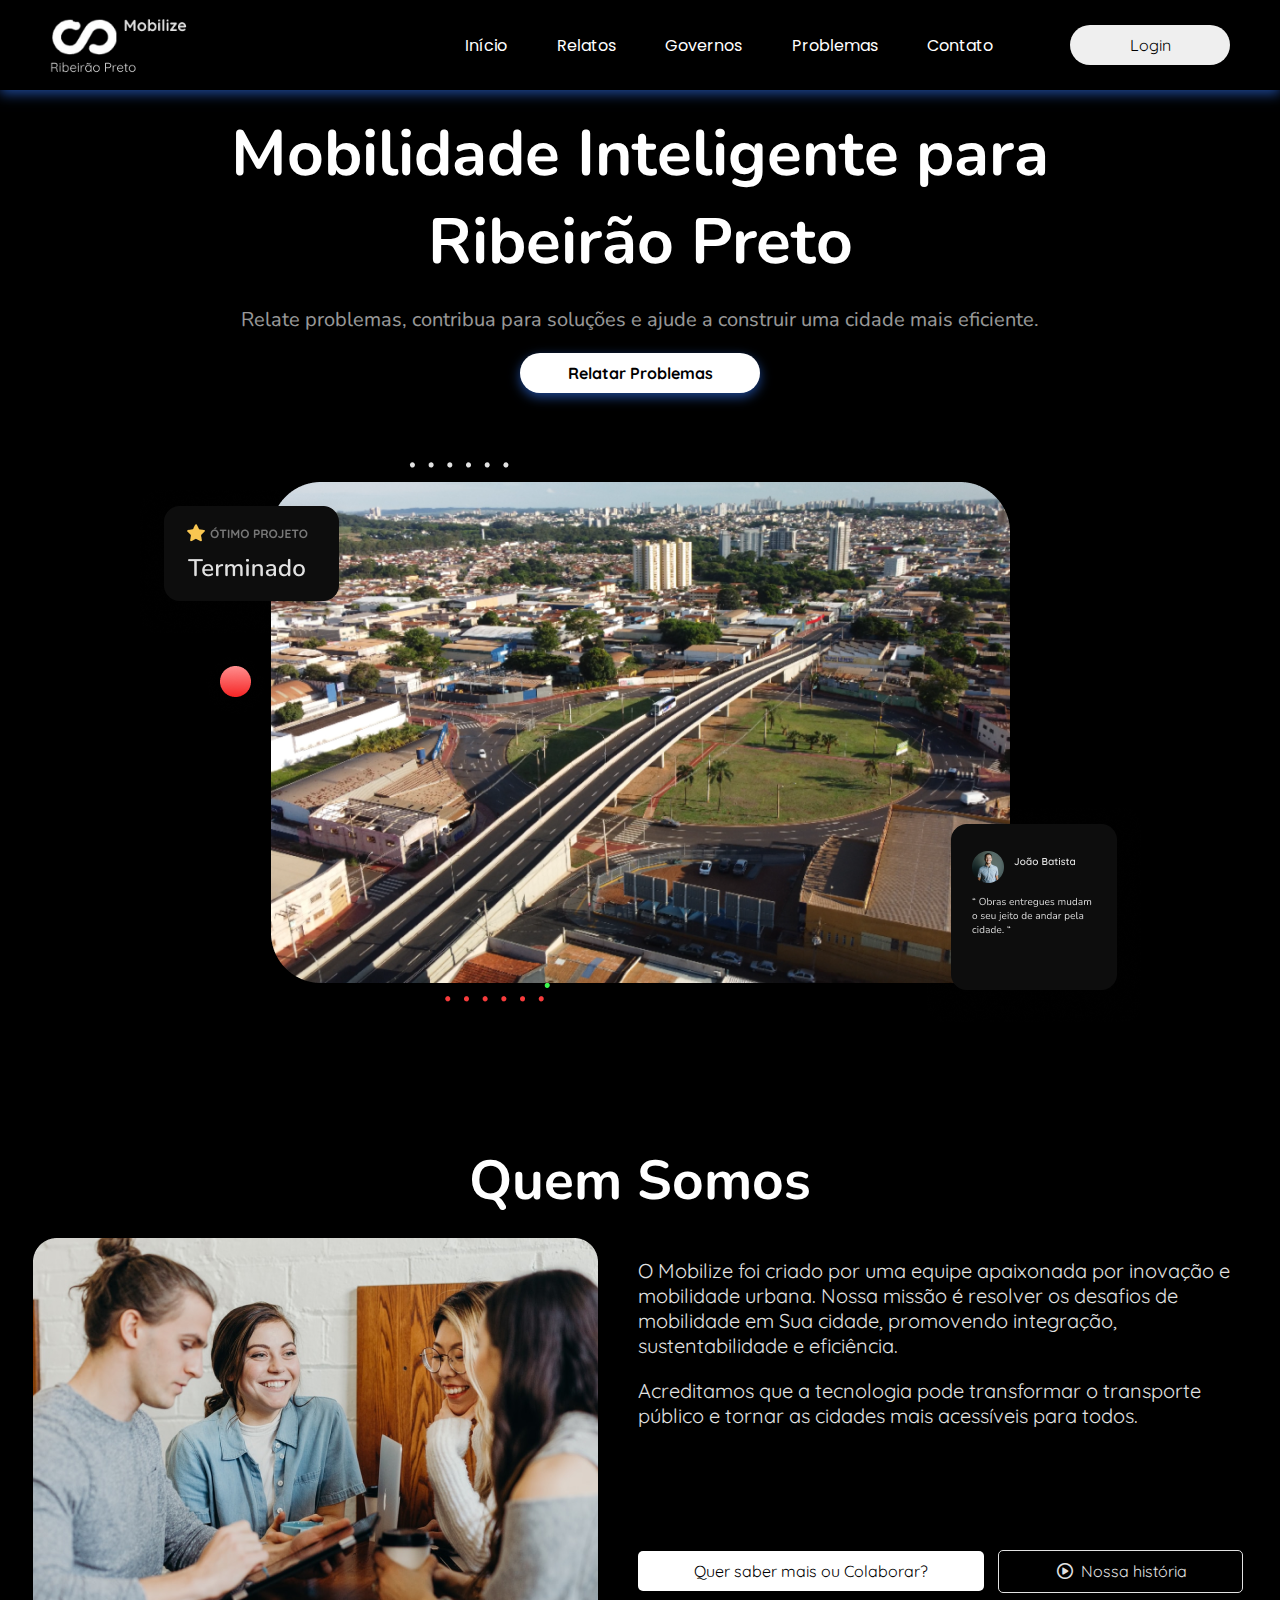
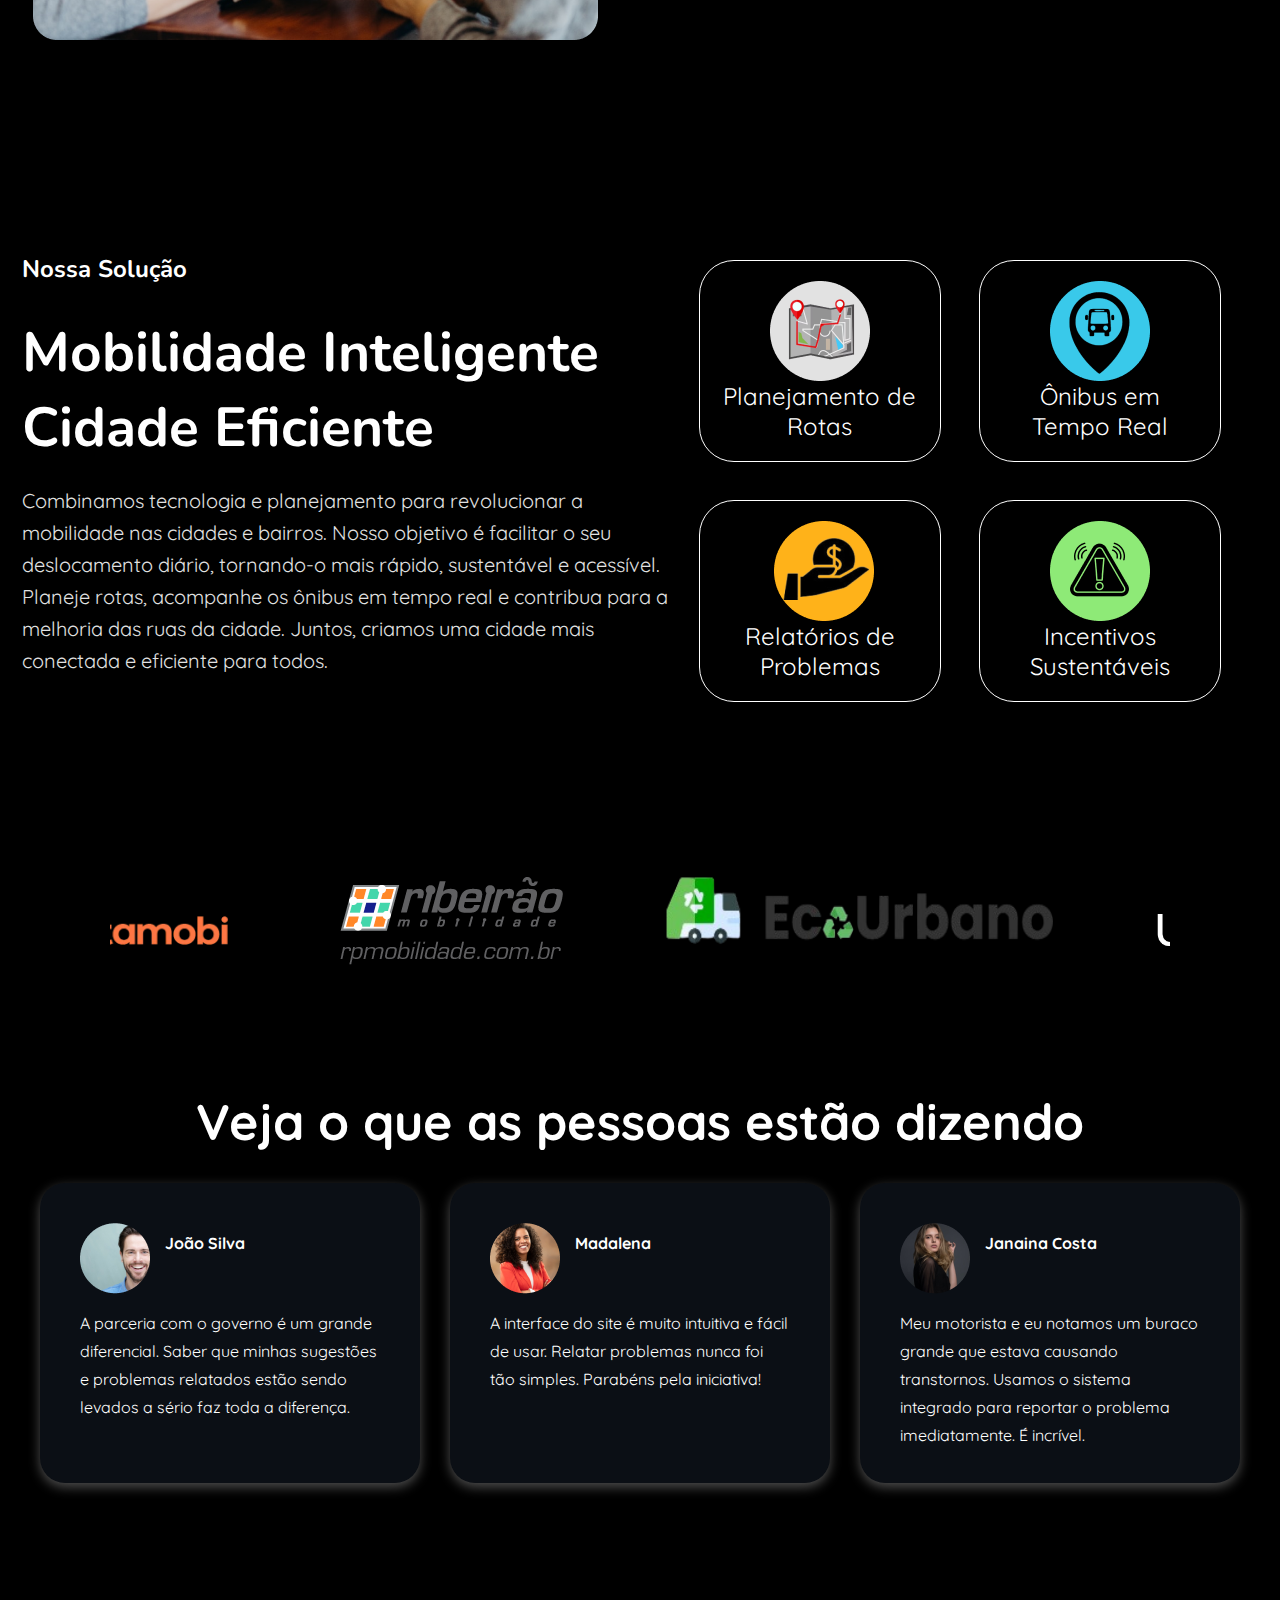
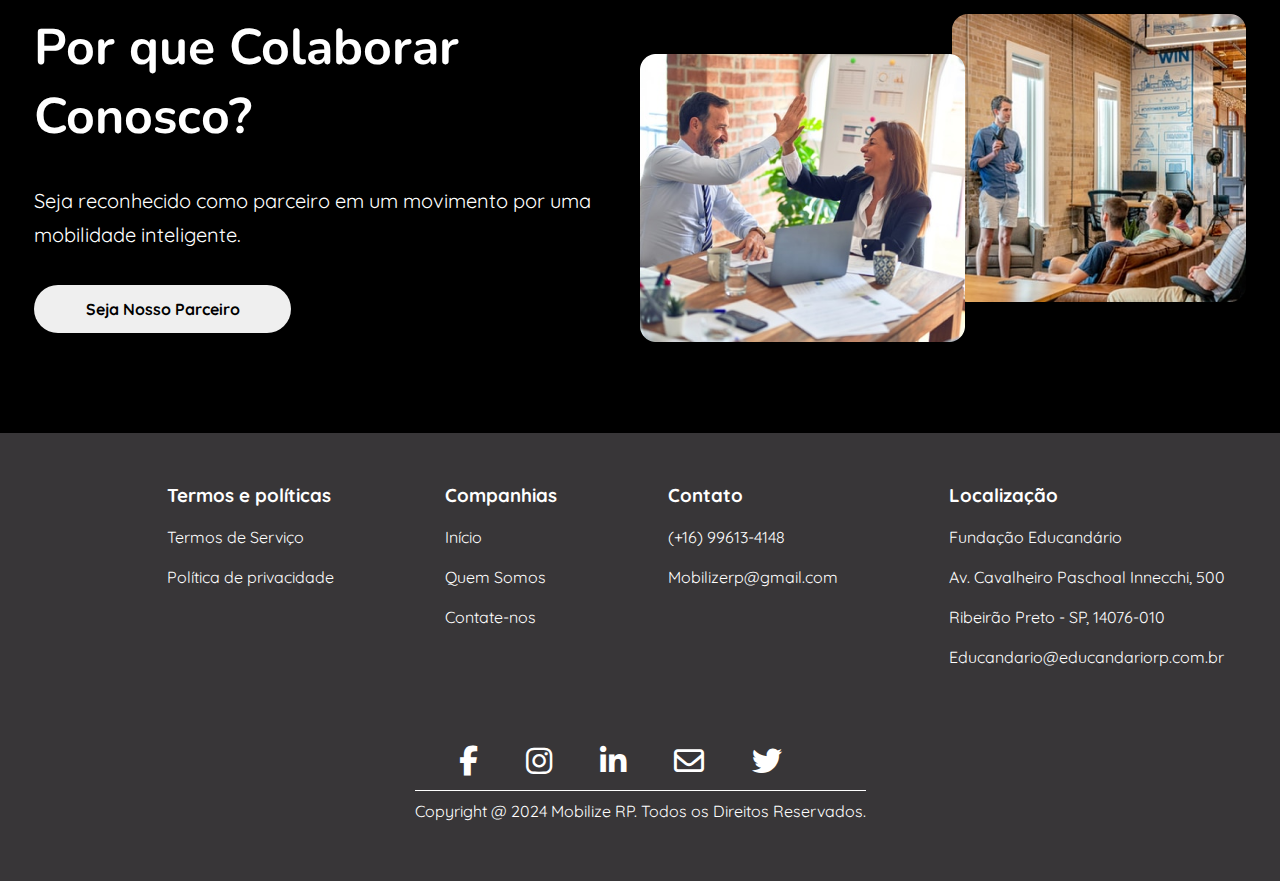
<file: index.html>
<!DOCTYPE html>
<html lang="pt-br">
<head>
    <meta charset="UTF-8">
    <meta name="viewport" content="width=device-width, initial-scale=1.0">
    <link rel="stylesheet" href="style.css">
    <link rel="stylesheet" href="https://cdnjs.cloudflare.com/ajax/libs/font-awesome/6.7.1/css/all.min.css">
    <script src="script.js" defer></script>
    <title>Projeto Hackathon</title>
</head>
<body>
    <header>
        <nav class="navegacao-cabecalho">
            <img src="img/Frame 3.png" alt="">
            <ul class="lista-cabecalho">
                <li class="itens-cabecalho"><a href="#inicio">Início</a></li>
                <li class="itens-cabecalho"><a href="/pag-relatar-problema/pag.html">Relatos</a></li>
                <li class="itens-cabecalho"><a href="/pag-solucao/index.html">Governos</a></li>
                <li class="itens-cabecalho"><a href="/pag-ralatorio/index.html">Problemas</a></li>
                <li class="itens-cabecalho"><a href="#pcr">Contato</a></li>
            </ul>
            <button class="btn-login" id="open-login-popup">Login</button>


        </nav>
    </header>

    <main id="inicio">
        <div class="container-principal">
            <h1>Mobilidade Inteligente para <br> Ribeirão Preto</h1>
            <p>Relate problemas, contribua para soluções e ajude a construir uma cidade mais eficiente.</p>
            <a href="/pag-relatar-problema/pag.html" class="btn-relatar-problema">Relatar Problemas</a>
        </div>
        <div class="img-principal">
            <img class="img-principal-1" src="img/Frame 27.png" alt="">
        </div>
    </main>

    <section class="sobre">
        <h3 class="subtitulo-sobre"></h3>
        <h2 class="titulo-sobre">Quem Somos</h2>
        <img src="img/Rectangle 832.png" alt="">
        <div class="container-texto-sobre">
            <p class="texto-sobre">O Mobilize foi criado por uma equipe apaixonada por inovação e mobilidade urbana. Nossa missão é resolver os desafios de mobilidade em Sua cidade, promovendo integração, sustentabilidade e eficiência.</p>
            <p class="texto-sobre">Acreditamos que a tecnologia pode transformar o transporte público e tornar as cidades mais acessíveis para todos.</p>
            <a href="#pcr" class="btn-sobre">Quer saber mais ou Colaborar?</a>
        
                <a class="btn-sobre dois" target="_blank" href="https://www.canva.com/design/DAGYLbJD0hY/rSLrZ53zxmTI4SHCIlhAyQ/view?utm_content=DAGYLbJD0hY&utm_campaign=designshare&utm_medium=link&utm_source=editor">
                    <i class="fa-regular fa-circle-play"></i>
                    Nossa história
                </a>
        </div>
    </section>

    <section class="solucao">
        <div class="texto-solucao">
            <h3 class="subtitulo-solucao">Nossa Solução</h3>
            <h2 class="titulo-solucao">Mobilidade Inteligente Cidade Eficiente</h2>
            <p class="paragrafo-solucao">Combinamos tecnologia e planejamento para revolucionar a mobilidade nas cidades e bairros. Nosso objetivo é facilitar o seu deslocamento diário, tornando-o mais rápido, sustentável e acessível. Planeje rotas, acompanhe os ônibus em tempo real e contribua para a melhoria das ruas da cidade. Juntos, criamos uma cidade mais conectada e eficiente para todos.</p>
        </div>
        <div class="itens-solucao">
            <div class="divisoria-solucao">
                <div class="item-solucao">
                    <img src="img/Group 2117.png" alt="">
                    <p>Planejamento de Rotas</p>
                </div>
                <div class="item-solucao">
                    <img src="img/Group 2119.png" alt="">
                    <p>Ônibus em Tempo Real</p>
                </div>
            </div>
            <div class="divisoria-solucao">
                <div class="item-solucao">
                    <img src="img/Group 2120.png" alt="">
                    <p>Relatórios de Problemas</p>
                </div>
                <div class="item-solucao">
                    <img src="img/Group 2121.png" alt="">
                    <p>Incentivos Sustentáveis</p>
                </div>
            </div>
            
        </div>
    </section>

    <section class="projetos">
        <div class="carousel-container">
            <div class="carousel-track">
              <img class="Cittamobi" src="/img/CITTAMOBI.png" alt="Logo 1">
              <img class="ritmo-logo" src="/img/ritmo-logo.png" alt="Logo 2">
              <img class="EcoUrbano" src="/img/Captura_de_tela_2024-12-05_233857-removebg-preview.png" alt="Logo 3">
              <img class="Uber" src="/img/R.png" alt="Logo 4">
              <img class="tax" src="/img/99-app-logo-0.png" alt="Logo 5">
              <img class="Cittamobi" src="/img/CITTAMOBI.png" alt="Logo 1">
              <img class="ritmo-logo" src="/img/ritmo-logo.png" alt="Logo 2">
              <img class="EcoUrbano" src="/img/Captura_de_tela_2024-12-05_233857-removebg-preview.png" alt="Logo 3">
              <img class="Uber" src="/img/R.png" alt="Logo 4">
              <img class="tax" src="/img/99-app-logo-0.png" alt="Logo 5">
              <img class="Cittamobi" src="/img/CITTAMOBI.png" alt="Logo 1">
              <img class="ritmo-logo" src="/img/ritmo-logo.png" alt="Logo 2">
              <img class="EcoUrbano" src="/img/Captura_de_tela_2024-12-05_233857-removebg-preview.png" alt="Logo 3">
              <img class="Uber" src="/img/R.png" alt="Logo 4">
              <img class="tax" src="/img/99-app-logo-0.png" alt="Logo 5">
              <img class="Cittamobi" src="/img/CITTAMOBI.png" alt="Logo 1">
              <img class="ritmo-logo" src="/img/ritmo-logo.png" alt="Logo 2">
              <img class="EcoUrbano" src="/img/Captura_de_tela_2024-12-05_233857-removebg-preview.png" alt="Logo 3">
              <img class="Uber" src="/img/R.png" alt="Logo 4">
              <img class="tax" src="/img/99-app-logo-0.png" alt="Logo 5">
              <img class="Cittamobi" src="/img/CITTAMOBI.png" alt="Logo 1">
              <img class="ritmo-logo" src="/img/ritmo-logo.png" alt="Logo 2">
              <img class="EcoUrbano" src="/img/Captura_de_tela_2024-12-05_233857-removebg-preview.png" alt="Logo 3">
              <img class="Uber" src="/img/R.png" alt="Logo 4">
              <img class="tax" src="/img/99-app-logo-0.png" alt="Logo 5">
            </div>
          </div>
    </section>

    <section class="depoimentos">
        <h3></h3>
        <h2>Veja o que as pessoas estão dizendo</h2>
        <div class="itens-depoimentos">
            <div class="item-depoimentos">
                    <div class="pessoa">
                        <img src="img/Ellipse 57.png" alt="">
                        <h4>João Silva</h4>
                    </div>
                    <p class="texto-depoimentos">
                        A parceria com o governo é um grande diferencial. Saber que minhas sugestões e problemas relatados estão sendo levados a sério faz toda a diferença.
                    </p>
            </div>
            <div class="item-depoimentos">
                    <div class="pessoa">
                        <img src="img/Muié.png" alt="">
                        <h4>Madalena </h4>
                    </div>
                    <p class="texto-depoimentos">
                        A interface do site é muito intuitiva e fácil de usar. Relatar problemas nunca foi tão simples. Parabéns pela iniciativa! 
                    </p>
            </div>
            <div class="item-depoimentos">
                    <div class="pessoa">
                        <img src="img/femea.png" alt="">
                        <h4>Janaina Costa</h4>
                    </div>
                    <p class="texto-depoimentos">
                        Meu motorista e eu notamos um buraco grande que estava causando transtornos. Usamos o sistema integrado para reportar o problema imediatamente. É incrível.
                    </p>
            </div>
        </div>
    </section>
    <section class="parceria" id="pcr">
        <div class="container-texto-parceria">
            <h2 class="titulo-parceria">
                Por que Colaborar Conosco?
            </h2>
            <p class="paragrafo-parceria">
                Seja reconhecido como parceiro em um movimento por uma mobilidade inteligente.
            </p>
            <button class="btn-parceria">
                <a href="https://wa.me/16996134148" target="_blank">Seja Nosso Parceiro</a>
            </button>
        </div>
        <img class="img-1-parceria" src="img/Rectangle 839.png" alt="">
        <img src="img/Rectangle 840.png" alt="">
    </section>
    <footer>
        <ul class="lista-rodape">
            <li class="logo-rodape">

            </li>
            <li class="itens-rodape">
                <h3 class="titulo-rodape">Termos e políticas</h3>
                <p>Termos de Serviço</p>
                <p>Política de privacidade</p>
            </li>
            <li class="itens-rodape">
                <h3 class="titulo-rodape">Companhias</h3>
                <p>Início</p>
                <p>Quem Somos</p>
                <p>Contate-nos</p>
            </li>
            <li class="itens-rodape">
                <h3 class="titulo-rodape">Contato</h3>
                <p>(+16) 99613-4148</p>
                <p>Mobilizerp@gmail.com</p>
            </li>
            <li class="itens-rodape">
                <h3 class="titulo-rodape">Localização</h3>
                <p>Fundação Educandário</p>
                <p>Av. Cavalheiro Paschoal Innecchi, 500</p>
                <p>Ribeirão Preto - SP, 14076-010</p>
                <p>Educandario@educandariorp.com.br</p>
            </li>
        </ul>
        <ul class="lista-sociais-rodape">
            <li class="itens-sociais-rodape">
                <a href="#">
                    <i class="fa-brands fa-facebook-f"></i>
                </a>
                <a href="#">
                    <i class="fa-brands fa-instagram"></i>
                </a>
                <a href="#">
                    <i class="fa-brands fa-linkedin-in"></i>
                </a>
                <a href="#">
                    <i class="fa-regular fa-envelope"></i>
                </a>
                <a href="#">
                    <i class="fa-brands fa-twitter"></i>
                </a>
            </li>
            <li class="itens-sociais-rodape">
                <p>Copyright @ 2024 Mobilize RP. Todos os Direitos Reservados.</p>
            </li>
        </ul>
    </footer>

    <!-- Popup de Login -->
    <div class="popup-overlay" id="login-popup">
        <div class="popup-content" id="popup-content">
            <h1 class="titulo-login">Bem-vindo!</h1>
            <p class="paragrafo-login">Faça login para continuar.</p>
            <form action="#" method="POST" class="form-login">
                <label for="email" class="label-login">E-mail</label>
                <input type="email" id="email" name="email" class="input-login" placeholder="Digite seu e-mail" required>
    
                <label for="senha" class="label-login">Senha</label>
                <input type="password" id="senha" name="senha" class="input-login" placeholder="Digite sua senha" required>
                <a href="/pag-cadastro/index.html" class="paragrafo-cadastro">Faça seu Cadastro</a>
    
                <button type="submit" class="btn-login-popup">Entrar</button>
            </form>
            <button class="btn-close-popup" id="close-login-popup">Fechar</button>
        </div>
    </div>
    
    <script src="auth/login.js"></script>
</body>
</html>
</file>
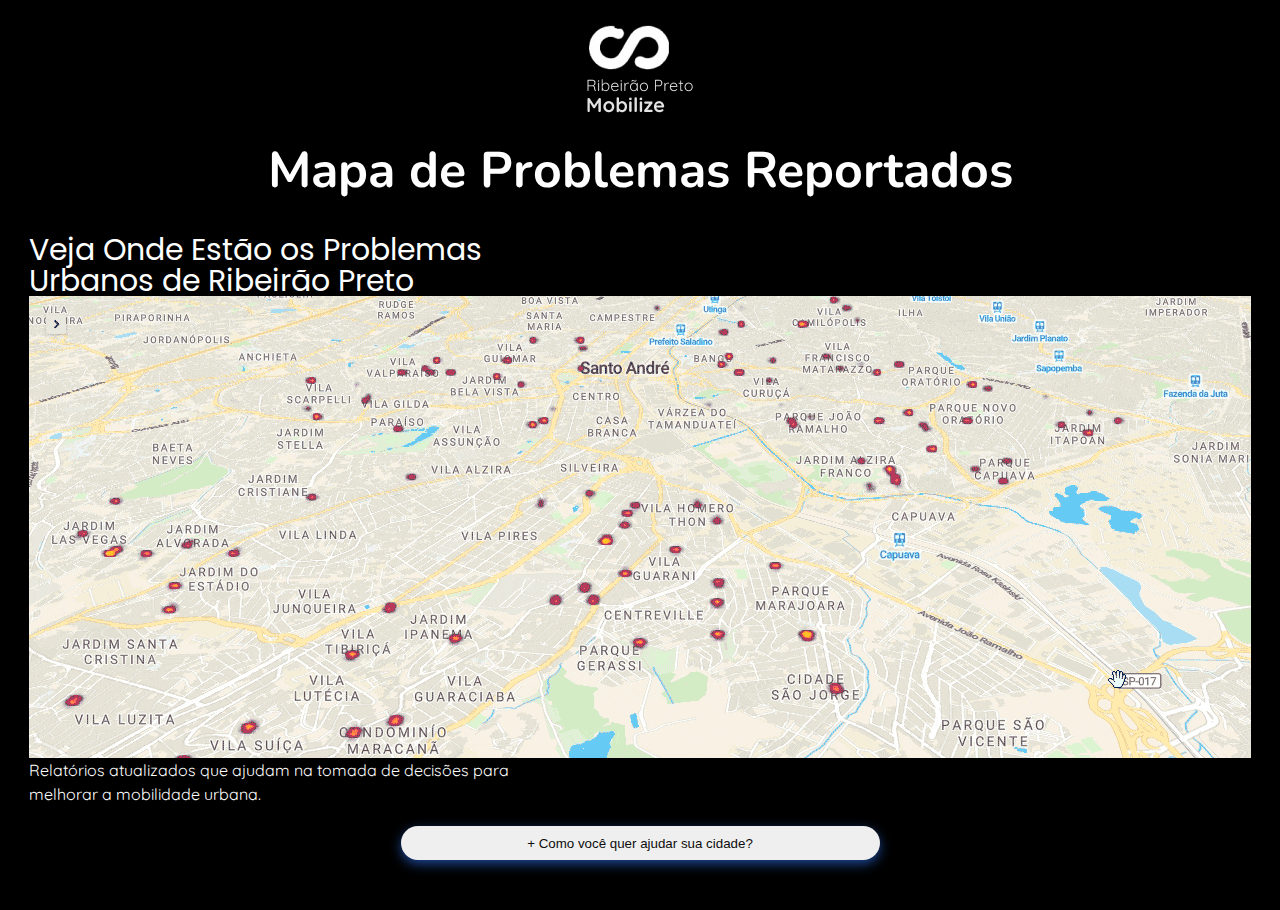
<file: pag-ralatorio/index.html>
<!DOCTYPE html>
<html lang="pt-br">
<head>
    <meta charset="UTF-8">
    <meta name="viewport" content="width=device-width, initial-scale=1.0">
    <link rel="stylesheet" href="style.css">
    <title>Relatórios</title>
</head>
<body>
    <header>
        <img src="img/Component 1.png" alt="">
    </header>
    <section class="relatorio">
        <div class="container-relatorio">
            <h1 class="titulo-relatorio">
                Mapa de Problemas Reportados
            </h1>
            <p class="paragrafo-relatorio">
                Veja Onde Estão os Problemas <br> Urbanos de Ribeirão Preto
            </p>
            <img src="/img/mapa.PNG" alt="">
            <p class="texto-relatorio">
                Relatórios atualizados que ajudam na tomada de decisões para <br>melhorar a mobilidade urbana.
            </p>
            <button class="btn-relatorio">
                <a href="/pag-relatar-problema/pag.html">+ Como você quer ajudar sua cidade?</a>
            </button>
        </div>
    </section>
</body>
</html>
</file>
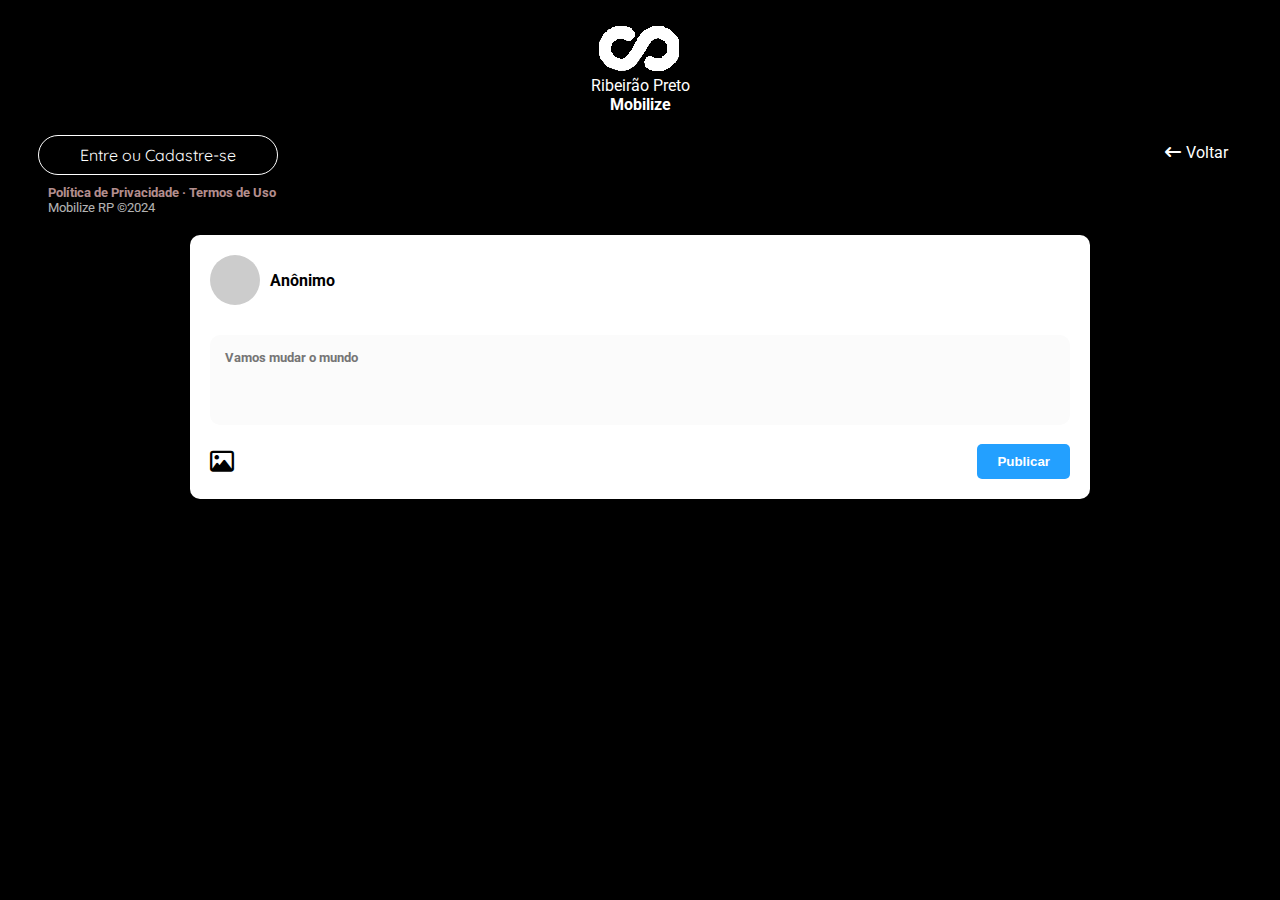
<file: pag-relatar-problema/pag.html>
<!DOCTYPE html>
<html lang="pt-br">
<head>
    <meta charset="UTF-8">
    <meta name="viewport" content="width=device-width, initial-scale=1.0">
    <link rel="stylesheet" href="style.css">
    <link rel="stylesheet" href="https://cdnjs.cloudflare.com/ajax/libs/font-awesome/6.7.1/css/all.min.css">
    <script type="module" src="script.js" defer></script>
    <title>Relatar Problema</title>
</head>
<body>
    <header>
        <img src="img/Captura_de_tela_2024-12-02_140851-removebg-preview 1.png" alt="">
        <p>Ribeirão Preto <br> <h4>Mobilize</h4></p>
    </header>

    <div class="login">
        <div class="container-login">
            <button class="btn-login" id="open-login-popup">Entre ou Cadastre-se</button>
            <p>
                <strong>Política de Privacidade · Termos de Uso</strong> <br> Mobilize RP ©2024
            </p>
        </div>
        <a href="/index.html" class="btn-voltar">
            <i class="fa-solid fa-arrow-left-long"></i>
            Voltar
        </a>
        
    </div>

    <main>
        <div class="new-post">
            <div class="info-user">
                <div class="img-user"></div>
                <strong id="user-name">Anônimo</strong>
            </div>            

            <form id="formPost" class="form-post">
                <textarea id="textarea" name="textarea" placeholder="Vamos mudar o mundo"></textarea>

                <div class="icons-and-button">
                    <div class="icons">
                      <button class="btn-file-form">
                        <i class="fa-regular fa-image"></i>
                      </button> 
                    </div>
                    <button type="submit" class="btn-submit-form">
                        Publicar
                    </button>
                </div>
            </form>
        </div>

        <ul id="posts" class="posts">
            <!-- Os posts serão adicionados dinamicamente aqui -->
        </ul>
    </main>

    <!-- Popup de Login -->
    <div class="popup-overlay" id="login-popup">
        <div class="popup-content" id="popup-content">
            <h1 class="titulo-login">Bem-vindo!</h1>
            <p class="paragrafo-login">Faça login para continuar.</p>
            <form action="#" method="POST" class="form-login">
                <label for="email" class="label-login">E-mail</label>
                <input type="email" id="email" name="email" class="input-login" placeholder="Digite seu e-mail" required>
    
                <label for="senha" class="label-login">Senha</label>
                <input type="password" id="senha" name="senha" class="input-login" placeholder="Digite sua senha" required>
                <a href="/pag-cadastro/index.html" class="paragrafo-cadastro">Faça seu Cadastro</a>
    
                <button type="submit" class="btn-login-popup">Entrar</button>
            </form>
            <button class="btn-close-popup" id="close-login-popup">Fechar</button>
        </div>
    </div>

    <script src="/auth/login.js"></script>
    <script src="/script.js"></script>
</body>
</html>
</file>
<file: style.css>
@import url('https://fonts.googleapis.com/css2?family=Nunito:ital,wght@0,200..1000;1,200..1000&family=Pacifico&family=Poppins:ital,wght@0,100;0,200;0,300;0,400;0,500;0,600;0,700;0,800;0,900;1,100;1,200;1,300;1,400;1,500;1,600;1,700;1,800;1,900&display=swap');
@import url('https://fonts.googleapis.com/css2?family=Agdasima:wght@400;700&family=Poppins:ital,wght@0,100;0,200;0,300;0,400;0,500;0,600;0,700;0,800;0,900;1,100;1,200;1,300;1,400;1,500;1,600;1,700;1,800;1,900&family=Quicksand:wght@300..700&family=Roboto+Condensed:ital,wght@0,100..900;1,100..900&display=swap');
@import url('https://fonts.googleapis.com/css2?family=Nunito:ital,wght@0,200..1000;1,200..1000&family=Pacifico&family=Poppins:ital,wght@0,100;0,200;0,300;0,400;0,500;0,600;0,700;0,800;0,900;1,100;1,200;1,300;1,400;1,500;1,600;1,700;1,800;1,900&family=Quicksand:wght@300..700&display=swap');

* {
    margin: 0;
    padding: 0;
    box-sizing: border-box;
}

html, body {
    width: 100%;
    height: 100%;
    background-color: black;
    color: white;
}

nav {
    width: 100%;
    height: 10vh;
    display: flex;
    justify-content: space-between;
    align-items: center;
    padding: 0 50px;
    box-shadow: 0 4px 12px rgba(49, 118, 245, 0.596);
    position: relative;
}

nav > img {
    height: 60px;
}

.logo-cabecalho {
    display: flex;
    align-items: center;
    justify-content: center;
    border-radius: 15px;
}

.lista-cabecalho {
    list-style: none;
    display: flex;
    gap: 15%;
}

.itens-cabecalho > a {
    text-decoration: none;
    color: white;
    transition: all 2s;
    font-family: "Poppins", sans-serif;;
}

.itens-cabecalho > a:hover {
    text-decoration: underline;
}

.btn-login {
    width: 10rem;
    height: 2.5rem;
    border-radius: 25px;
    border: none;
    cursor: pointer;
    text-decoration: none;
    color: black;
    font-family: 'Quicksand', sans-serif; 
    font-weight: 400; /* Bold */ 
    font-size: 16px;
}

.btn-usuario {
    width: 10rem;
    height: 2.5rem;
    border-radius: 25px;
    border: none;
    cursor: not-allowed; /* Muda o cursor para indicar que está desabilitado */
    text-decoration: none;
    color: black;
    font-family: 'Quicksand', sans-serif; 
    font-weight: 400; /* Bold */ 
    font-size: 16px;
    background-color: white; /* Mantém a cor de fundo original */
    opacity: 1; /* Mantém a opacidade original */
}


main {
    display: flex;
    flex-direction: column;
    align-items: center;
    gap: 10px;
}

.container-principal {
    display: flex;
    flex-direction: column;
    justify-content: center;
    align-items: center;
    padding: 20px;
    gap: 20px;
}

.container-principal > h1 {
    font-family: "Nunito", sans-serif;
    font-size: 4rem;
    text-align: center;
}

.container-principal > p {
    max-width: 861px;
    text-align: center;
    font-family: "Nunito", sans-serif;
    font-size: 20px;
    opacity: 60%;
}

.btn-relatar-problema {
    display: inline-block;
    width: 15rem;
    height: 2.5rem;
    border-radius: 25px;
    background-color: #ffffff;
    color: black;
    text-align: center;
    text-decoration: none;
    line-height: 2.5rem; /* Alinha o texto verticalmente */
    box-shadow: 0 4px 12px rgba(49, 118, 245, 0.596);
    cursor: pointer;
    font-family: 'Quicksand', sans-serif;
    font-weight: 700; /* Bold */
    Font-size: 16px;
}

.btn-relatar-problema:hover {
    background-color: #58a9ff;
}


.container-principal > button {
    border-color: rgba(49, 118, 245, 0.596);
    color: #fff;
    box-shadow: 0 0 40px 40px #007bff inset, 0 0 0 0 rgba(49, 118, 245, 0.596);;
    transition: all 150ms ease-in-out;
  }
  
  .container-principal > button:hover {
    box-shadow: 0 0 10px 0 #007bff inset, 0 0 10px 4px rgba(49, 118, 245, 0.596);;
    color: black;
  }
  

.sobre {
    display: grid;
    grid-template-areas: 
    'h2 h2 h2 h2'
    'h1 h1 h1 h1'
    'img img texto texto'
    'img img texto texto';
    justify-content: center;
    gap: 20px;
    font-family: "Quicksand", sans-serif;
    margin-top: 80px;

}

.subtitulo-sobre {
    grid-area: h2;
    display: flex;
    justify-content: center;
    font-size: 24px;
}

.titulo-sobre {
    grid-area: h1;
    display: flex;
    justify-content: center;
    font-family: "Nunito", sans-serif;
    font-size: 55px;
}

.img-sobre {
    grid-area: img;
}

.container-texto-sobre {
    grid-area: texto; 
}

.texto-sobre {
    max-width: 610px;
    margin-top: 20px;
    font-size: 20px;
    color: #E2E2E2;
    font-family: "Quicksand", sans-serif;
    font-weight: 400;
}

.btn-sobre {
    font-family: "Quicksand", sans-serif;
    margin-top: 20%;
    width: 346px;
    border-radius: 25px;
    padding: 15px;
    border: none;
    cursor: pointer;
    display: inline-block;
    padding: 10px 20px;
    background-color: white;
    color: rgb(0, 0, 0);
    text-align: center;
    text-decoration: none;
    border-radius: 5px;    
}

.btn-sobre > a {
    text-decoration: none;
    color: black;
}

.dois {
    width: 245px;
    background-color: black;
    color: #E2E2E2;
    border: 1px solid;
    font-size: 16px;
    margin-left: 10px;
    padding-bottom: 5px;
    transition: background-color 1s;
}

.dois:hover {
    background-color: rgba(49, 118, 245, 0.596);
}

.dois > a {
    text-decoration: none;
    color: #E2E2E2;
}

.dois > i {
    width: 24px;
    height: 24px;
}

.solucao {
    display: grid;
    grid-template-columns: auto auto;
    justify-content: center;
    gap: 15px;
    font-family: "Nunito", sans-serif;
    margin-top: 130px;
}

.texto-solucao {
    max-width: 662px;
    margin: auto;
}

.subtitulo-solucao {
    font-size: 24px;
}

.titulo-solucao {
    font-size: 55px;
    margin-top: 30px;
}

.paragrafo-solucao {
    font-family: "Quicksand", sans-serif;
    color: #E2E2E2;
    font-size: 20px;
    line-height: 32px;
    margin-top: 20px;
}

.item-solucao {
    width: 242px;
    border: 1px solid;
    display: flex;
    flex-direction: column;
    justify-content: center;
    align-items: center;
    gap: 20%;
    font-family: "Quicksand", sans-serif;
    font-size: 24px;
    text-align: center;
    margin: 0 38px 38px 0;
    padding: 20px;
    border-radius: 35px;
}

.itens-solucao{ 
    margin-top: 70px;
}

.divisoria-solucao {
    display: flex;
}

.projetos {
    display: flex;
    flex-direction: column;
    justify-content: center;
    align-items: center;
    margin-top: 50px;
    font-family: "Quicksand", sans-serif;
}

.titulo-projetos {
    font-family: "Nunito", sans-serif;
    font-size: 55px;
}

.paragrafo-projetos {
    font-size: 19px;
    line-height: 34px;
    color: #E2E2E2;
    text-align: center;
}

.itens-projetos {
    display: flex;
    gap: 5%;
    margin-top: 30px;
}

.item-projetos > p {
    font-size: 24px;
}

.btn-projetos {
    width: 226px;
    height: 48px;
    border: 1px solid;
    border-radius: 24px;
    background-color: black;
    color: white;
    margin-top: 30px;
    cursor: pointer;
    transition: background-color 1s;
}

.btn-projetos:hover {
    background-color: rgba(49, 118, 245, 0.596);
}

.btn-projetos > a {
    text-decoration: none;
    color: white;
}

.depoimentos {
    display: flex;
    flex-direction: column;
    justify-content: center;
    align-items: center;
    gap: 30px;
    font-family: "Quicksand", sans-serif;
    margin-top: 70px;
}

.depoimentos > h3 {
    font-size: 24px;
    color: #E2E2E2;
    opacity: 90%;
}

.depoimentos > h2 {
    font-size: 50px;
}

.itens-depoimentos {
    display: flex;
    gap: 30px;
}

.item-depoimentos {
    width: 380px;
    height: 300px;
    padding: 40px;
    border-radius: 25px;
    background-color: #0B0F15;
    box-shadow: 0 4px 12px rgba(255, 255, 255, 0.308);
}

.pessoa {
    display: flex;
    gap: 15px;
}

.pessoa > h4 {
    padding-top: 10px;
}

.item-depoimentos > h4 {
    font-size: 20px;
}

.texto-depoimentos {
    font-size: 18px;
    padding-top: 15px;
    line-height: 28px;
    font-family: 'Quicksand', sans-serif; 
    font-weight: 400; /* Regular */ 
    font-size: 16px;
}

.parceria {
    display: flex;
    justify-content: center;
    margin-top: 100px;
    align-items: center;
}

.container-texto-parceria {
    padding-top: 30px;
}

.titulo-parceria {
    max-width: 491px;
    font-size: 50px;
    font-family: "Nunito", sans-serif;
}

.paragrafo-parceria {
    max-width: 593px;
    font-size: 20px;
    line-height: 34px;
    font-family: "Quicksand", sans-serif;
    margin-top: 33px;
}

.btn-parceria {
    width: 257px;
    height: 48px;
    border-radius: 24px;
    border: none;
    margin-top: 33px;
    cursor: pointer;
}

.btn-parceria > a {
    text-decoration: none;
    color: black;
    font-family: 'Quicksand', sans-serif;
    font-weight: 700; /* Bold */ 
    font-size: 16px;
}

.img-1-parceria {
    position: relative;
    left: 1%;
    top: 40px;
}

footer {
    height: 448px;
    margin-top: 100px;
    background-color: #383638;
    font-family: "Quicksand", sans-serif;
    padding: 50px 0 50px 0;
    display: flex;
    flex-direction: column;
    justify-content: space-between;
}

.lista-rodape {
    list-style: none;
    display: flex;
    justify-content: space-around;
}

.itens-rodape > p {
    margin-top: 20px;
    cursor: pointer;
}

.itens-rodape > p:hover {
    color: #007bff;
}

.lista-sociais-rodape {
    list-style: none;
    display: flex;
    flex-direction: column;
    align-items: center;
    justify-content: space-around;
}

.itens-sociais-rodape > p {
    border-top: 1px solid;
    margin: 10px;
    padding-top: 10px;
}

.itens-sociais-rodape > a {
    width: 40px;
    height: 40px;
    margin-right: 40px;
    font-size: 30px;
    text-decoration: none;
    color: white;
}

.itens-sociais-rodape > a:hover {
    color: #007bff;
}


/** teste /**/

/* Overlay do Popup */
.popup-overlay {
    display: none; /* Inicia oculto */
    position: fixed;
    top: 0;
    left: 0;
    width: 100vw;
    height: 100vh;
    background-color: rgba(0, 0, 0, 0.5); /* Fundo semi-transparente */
    justify-content: center;
    align-items: center;
    z-index: 1000;
}

/* Conteúdo do Popup */
.popup-content {
    position: absolute;
    width: 400px;
    padding: 20px;
    background-color: #1C1C1C; /* Fundo escuro */
    border-radius: 15px;
    box-shadow: 0 4px 12px rgba(49, 118, 245, 0.596);
    cursor: grab; /* Indica que pode ser arrastado */
    z-index: 1100;
}

/* Estilo do Título */
.titulo-login {
    font-size: 24px;
    text-align: center;
    font-family: "Nunito", sans-serif;
    margin-bottom: 10px;
    color: #FFFFFF;
}

/* Estilo do Parágrafo */
.paragrafo-login {
    font-size: 16px;
    text-align: center;
    font-family: "Poppins", sans-serif;
    margin-bottom: 20px;
    color: #CCCCCC;
}

.paragrafo-cadastro {
    font-size: 16px;
    font-family: "Poppins", sans-serif;
    color: #CCCCCC;
}

/* Estilo do Formulário */
.form-login {
    display: flex;
    flex-direction: column;
    gap: 10px;
}

/* Estilo dos Inputs */
.input-login {
    width: 100%;
    padding: 10px;
    border: 1px solid #AAAAAA;
    border-radius: 5px;
    background-color: #2C2C2C;
    color: white;
    font-family: "Poppins", sans-serif;
}

/* Estilo do Botão de Login Dentro do Popup */
.btn-login-popup {
    padding: 10px;
    border: none;
    border-radius: 5px;
    background-color: #3176F5;
    color: white;
    font-family: "Poppins", sans-serif;
    font-size: 16px;
    font-weight: bold;
    cursor: pointer;
    transition: background-color 0.3s ease;
}

.btn-login-popup:hover {
    background-color: #1D5DC8;
}

/* Botão de Fechar */
.btn-close-popup {
    width: 100%;
    margin-top: 10px;
    padding: 10px;
    border: none;
    border-radius: 5px;
    background-color: #F53D3D;
    color: white;
    font-family: "Poppins", sans-serif;
    font-size: 16px;
    font-weight: bold;
    cursor: pointer;
    transition: background-color 0.3s ease;
}

.btn-close-popup:hover {
    background-color: #C82C2C;
}

.carousel-container {
    padding: 0;
    position: relative; /* Para posicionar as barras */
    overflow: hidden;
    width: 100%;
    background-color: black;
    display: flex;
    align-items: center;
  }
  
  .carousel-track {
    margin-top: 80px;
    display: flex;
    gap: 90px; /* Espaçamento entre as logos */
    animation: scroll 250s linear infinite; /* Animação mais lenta */
  }
  
  
  /* Barras brancas laterais */
  .carousel-container::before,
  .carousel-container::after {
    content: "";
    position: absolute;
    top: 0;
    width: 110px; /* Largura das barras brancas */
    height: 100%;
    background-color: black; /* Cor branca */
    z-index: 2; /* Garante que fique acima do carrossel */
  }
  
  .carousel-container::before {
    left: 0px; /* Barra do lado esquerdo */
  }
  
  .carousel-container::after {
    right: 0px; /* Barra do lado direito */
  }
  
  /* Animação para rolagem contínua */
  @keyframes scroll {
    0% {
      transform: translateX(0);
    }
    100% {
      transform: translateX(calc(-100% - 50px)); /* Considera o espaçamento entre logos */
}
}

.Cittamobi {
    width: auto; /* Defina a largura desejada */
    height: 120px; /* Mantém a proporção da imagem */
}

.Uber {
    width: auto; /* Defina a largura desejada */
    height: 120px; /* Mantém a proporção da imagem */
}

.ritmo-logo {
    width: auto; /* Defina a largura desejada */
    height: 100px; /* Mantém a proporção da imagem */
}

.EcoUrbano {
    width: 400px; /* Defina a largura desejada */
    height: 85px; /* Mantém a proporção da imagem */
}

.tax {
    width: auto; /* Defina a largura desejada */
    height: 88px; /* Mantém a proporção da imagem */
}
</file>
<file: pag-ralatorio/style.css>
@import url('https://fonts.googleapis.com/css2?family=Poppins:ital,wght@0,100;0,200;0,300;0,400;0,500;0,600;0,700;0,800;0,900;1,100;1,200;1,300;1,400;1,500;1,600;1,700;1,800;1,900&display=swap');

@import url('https://fonts.googleapis.com/css2?family=Nunito:ital,wght@0,200..1000;1,200..1000&family=Pacifico&family=Poppins:ital,wght@0,100;0,200;0,300;0,400;0,500;0,600;0,700;0,800;0,900;1,100;1,200;1,300;1,400;1,500;1,600;1,700;1,800;1,900&display=swap');

@import url('https://fonts.googleapis.com/css2?family=Nunito:ital,wght@0,200..1000;1,200..1000&family=Pacifico&family=Poppins:ital,wght@0,100;0,200;0,300;0,400;0,500;0,600;0,700;0,800;0,900;1,100;1,200;1,300;1,400;1,500;1,600;1,700;1,800;1,900&family=Quicksand:wght@300..700&display=swap');

* {
    margin: 0;
    padding: 0;
    box-sizing: border-box;
}

html, body {
    height: 100%;
    width: 100%;
    background-color: black;
    color: white;
}

header {
    padding: 20px;
    display: flex;
}

header > img {
    margin: auto;
}

.relatorio {
    display: flex;
    justify-content: center;
    padding: 0 0 50px 0;
}

.container-relatorio {
    display: flex;
    flex-direction: column;
}

.titulo-relatorio {
    margin: auto;
    font-size: 50px;
    font-family: "Nunito", sans-serif;
}

.paragrafo-relatorio {
    margin-top: 30px;
    font-size: 30px;
    line-height: 30.5px;
    font-family: "Poppins", serif;
}

.texto-relatorio {
    font-family: "Quicksand", sans-serif;
    font-size: 16px;
    line-height: 24px;
}

.btn-relatorio {
    width: 479px;
    height: 34px;
    border: none;
    margin: auto;
    margin-top: 20px;
    border-radius: 30.46px;
    box-shadow: 0 4px 12px rgba(49, 118, 245, 0.596);
    cursor: pointer;
}

.btn-relatorio > a {
    text-decoration: none;
    color: #0D0D0D;
}
</file>
<file: pag-relatar-problema/style.css>
@import url('https://fonts.googleapis.com/css2?family=Nunito:wght@400;700&family=Roboto:wght@300;400;700&display=swap');
@import url('https://fonts.googleapis.com/css2?family=Nunito:ital,wght@0,200..1000;1,200..1000&family=Pacifico&family=Poppins:ital,wght@0,100;0,200;0,300;0,400;0,500;0,600;0,700;0,800;0,900;1,100;1,200;1,300;1,400;1,500;1,600;1,700;1,800;1,900&display=swap');
@import url('https://fonts.googleapis.com/css2?family=Agdasima:wght@400;700&family=Poppins:ital,wght@0,100;0,200;0,300;0,400;0,500;0,600;0,700;0,800;0,900;1,100;1,200;1,300;1,400;1,500;1,600;1,700;1,800;1,900&family=Quicksand:wght@300..700&family=Roboto+Condensed:ital,wght@0,100..900;1,100..900&display=swap');

* {
    margin: 0;
    padding: 0;
    box-sizing: border-box;
}

body {
    width: 100%;
    height: 100%;
    font-family: "Roboto", sans-serif;
    background-color: black;
    -webkit-font-smoothing: antialiased !important;
}

li {
    list-style: none;
}

header {
    width: 100%;
    height: 15vh;
    color: white;
    display: flex;
    flex-direction: column;
    justify-content: center;
    align-items: center;
}

main {
    max-width: 900px;
    margin: 0 auto;
}

.new-post {
    width: 100%;
    background-color: #ffffff;
    border-radius: 10px;
    box-shadow: 0 2px 5px rgba(0, 0, 0, 0.1);
    margin: 20px 0;
    padding: 20px;
}

.info-user {
    display: flex;
    align-items: center;
    margin-bottom: 15px;
}

.img-user {
    width: 50px;
    height: 50px;
    border-radius: 50%;
    background-color: #ccc;
    margin-right: 10px;
}

textarea {
    width: 100%; 
    height: 90px;
    background-color: #fbfbfb;
    margin: 15px 0;
    padding: 15px;
    border-radius: 10px;
    resize: none; 
    border: none;
    outline: none;
    font-weight: bold;
    font-family: 'Roboto', sans-serif;
    color: #727272;
    word-wrap: break-word; 
    overflow-wrap: break-word; 
    white-space: normal; 
}

.icons-and-button {
    display: flex;
    justify-content: space-between;
    align-items: center;
}

.icons {
    display: flex;
    gap: 10px;
}

.btn-file-form {
    border: none;
    background: none;
    cursor: pointer;
    font-size: 1.5rem;
    color: #000000;
}

.btn-file-form:hover {
    color: #007ad1;
}

.btn-submit-form {
    background-color: #23a0ff;
    color: white;
    padding: 10px 20px;
    border: none;
    border-radius: 5px;
    font-weight: bold;
    cursor: pointer;
    transition: background-color 0.3s;
}

.btn-submit-form:hover {
    background-color: #007ad1;
}

.posts .post {
    background: white;
    padding: 15px;
    border-radius: 10px;
    margin-bottom: 20px;
    box-shadow: 0 2px 5px rgba(0, 0, 0, 0.1);
}

.info-user-post {
    display: flex;
    align-items: center;
    margin-bottom: 10px;
}

.img-user-post {
    width: 40px;
    height: 40px;
    border-radius: 50%;
    background: #23a0ff;
    margin-right: 10px;
}

.post p {
        color: #555;
        font-size: 1rem;
        margin-top: 10px;
        word-wrap: break-word; /* Quebra palavras longas */
        overflow-wrap: break-word; /* Compatível com outros navegadores */
        white-space: normal; /* Permite quebras automáticas de texto */
        line-height: 1.5; /* Dá um espaço melhor entre as linhas */
    }
    

.action-btn-post {
    display: flex;
    gap: 10px;
    margin-top: 10px;
}

.files-post {
    padding: 8px 15px;
    border-radius: 5px;
    border: none;
    cursor: pointer;
    color: white;
    font-weight: bold;
    display: flex;
    align-items: center;
    gap: 5px;
    transition: background-color 0.2s;
}

.files-post.like {
    background: #ff6b6b;
}

.files-post.like:hover {
    background: #ff4a4a;
}

.files-post.comment {
    background: #ffc320;
}

.files-post.comment:hover {
    background: #e8a900;
}

.files-post.share {
    background: #23a0ff;
}

.files-post.share:hover {
    background: #007ad1;
}

.files-post.delete {
    background: #ff4a4a;
}

.files-post.delete:hover {
    background: #d70000;
}

.post-image {
    width: auto;
    max-width: 100%;
    max-height: 300px;
    object-fit: cover;
    margin-top: 15px;
    border-radius: 10px;
}

.image-preview {
    display: flex;
    align-items: center;
    gap: 10px;
    margin-top: 15px;
    position: relative;
}

.preview-image {
    max-width: 50%;
    max-height: 200px;
    object-fit: cover;
    border-radius: 10px;
}

.remove-preview {
    background: #ff6b6b;
    color: white;
    border: none;
    border-radius: 5px;
    padding: 5px 10px;
    cursor: pointer;
    font-size: 12px;
    position: absolute;
    top: -10px;
    right: -10px;
}

.login {
    width: 100%;
    display: flex;
    justify-content: space-between;
    padding: 0 3%;
}

.container-login {
    color: white;
}

.container-login > p {
    font-size: 13px;
    opacity: 70%;
    padding-left: 10px;
}

.container-login > p > strong {
    color: #FFCBCB;
}

.btn-login {
    width: 15rem;
    height: 2.5rem;
    border-radius: 25px;
    border: 1px solid;
    cursor: pointer;
    text-decoration: none;
    color: rgb(255, 255, 255);
    font-family: 'Quicksand', sans-serif; 
    font-weight: 400; /* Bold */ 
    font-size: 16px;
    background-color: #000000;
    margin-bottom: 10px;
}

.btn-usuario {
    width: 15rem;
    height: 2.5rem;
    border-radius: 25px;
    border: 1px solid;
    cursor: not-allowed; /* Muda o cursor para indicar que está desabilitado */
    text-decoration: none;
    color: rgb(255, 255, 255);
    font-family: 'Quicksand', sans-serif; 
    font-weight: 400; /* Bold */ 
    font-size: 16px;
    background-color: rgb(0, 0, 0); /* Mantém a cor de fundo original */
    opacity: 1; /* Mantém a opacidade original */
    margin-bottom: 10px;
}


.btn-voltar {
    width: 91px;
    height: 34px;
    border: 1px solid transparent;
    border-radius: 10px;
    background-color: #000000;
    color: white;
    cursor: pointer;
    transition: background-color 1s;
    display: flex;
    align-items: center;
    justify-content: center;
    text-decoration: none;
}

.btn-voltar:hover {
    border: 1px solid;
    background-color: rgba(49, 118, 245, 0.596);
}

.btn-voltar > i {
    margin-right: 5px;
}


/* Overlay do Popup */
.popup-overlay {
    display: none; /* Inicia oculto */
    position: fixed;
    top: 0;
    left: 0;
    width: 100vw;
    height: 100vh;
    background-color: rgba(0, 0, 0, 0.5); /* Fundo semi-transparente */
    justify-content: center;
    align-items: center;
    z-index: 1000;
}

/* Conteúdo do Popup */
.popup-content {
    position: absolute;
    width: 400px;
    padding: 20px;
    background-color: #1C1C1C; /* Fundo escuro */
    border-radius: 15px;
    box-shadow: 0 4px 12px rgba(49, 118, 245, 0.596);
    cursor: grab; /* Indica que pode ser arrastado */
    z-index: 1100;
}

/* Estilo do Título */
.titulo-login {
    font-size: 24px;
    text-align: center;
    font-family: "Nunito", sans-serif;
    margin-bottom: 10px;
    color: #FFFFFF;
}

/* Estilo do Parágrafo */
.paragrafo-login {
    font-size: 16px;
    text-align: center;
    font-family: "Poppins", sans-serif;
    margin-bottom: 20px;
    color: #CCCCCC;
}

.paragrafo-cadastro {
    font-size: 16px;
    font-family: "Poppins", sans-serif;
    color: #CCCCCC;
}

/* Estilo do Formulário */
.form-login {
    display: flex;
    flex-direction: column;
    gap: 10px;
}

/* Estilo dos Inputs */
.input-login {
    width: 100%;
    padding: 10px;
    border: 1px solid #AAAAAA;
    border-radius: 5px;
    background-color: #2C2C2C;
    color: white;
    font-family: "Poppins", sans-serif;
}

/* Estilo do Botão de Login Dentro do Popup */
.btn-login-popup {
    padding: 10px;
    border: none;
    border-radius: 5px;
    background-color: #3176F5;
    color: white;
    font-family: "Poppins", sans-serif;
    font-size: 16px;
    font-weight: bold;
    cursor: pointer;
    transition: background-color 0.3s ease;
}

.btn-login-popup:hover {
    background-color: #1D5DC8;
}

/* Botão de Fechar */
.btn-close-popup {
    width: 100%;
    margin-top: 10px;
    padding: 10px;
    border: none;
    border-radius: 5px;
    background-color: #F53D3D;
    color: white;
    font-family: "Poppins", sans-serif;
    font-size: 16px;
    font-weight: bold;
    cursor: pointer;
    transition: background-color 0.3s ease;
}

.btn-close-popup:hover {
    background-color: #C82C2C;
}
</file>
